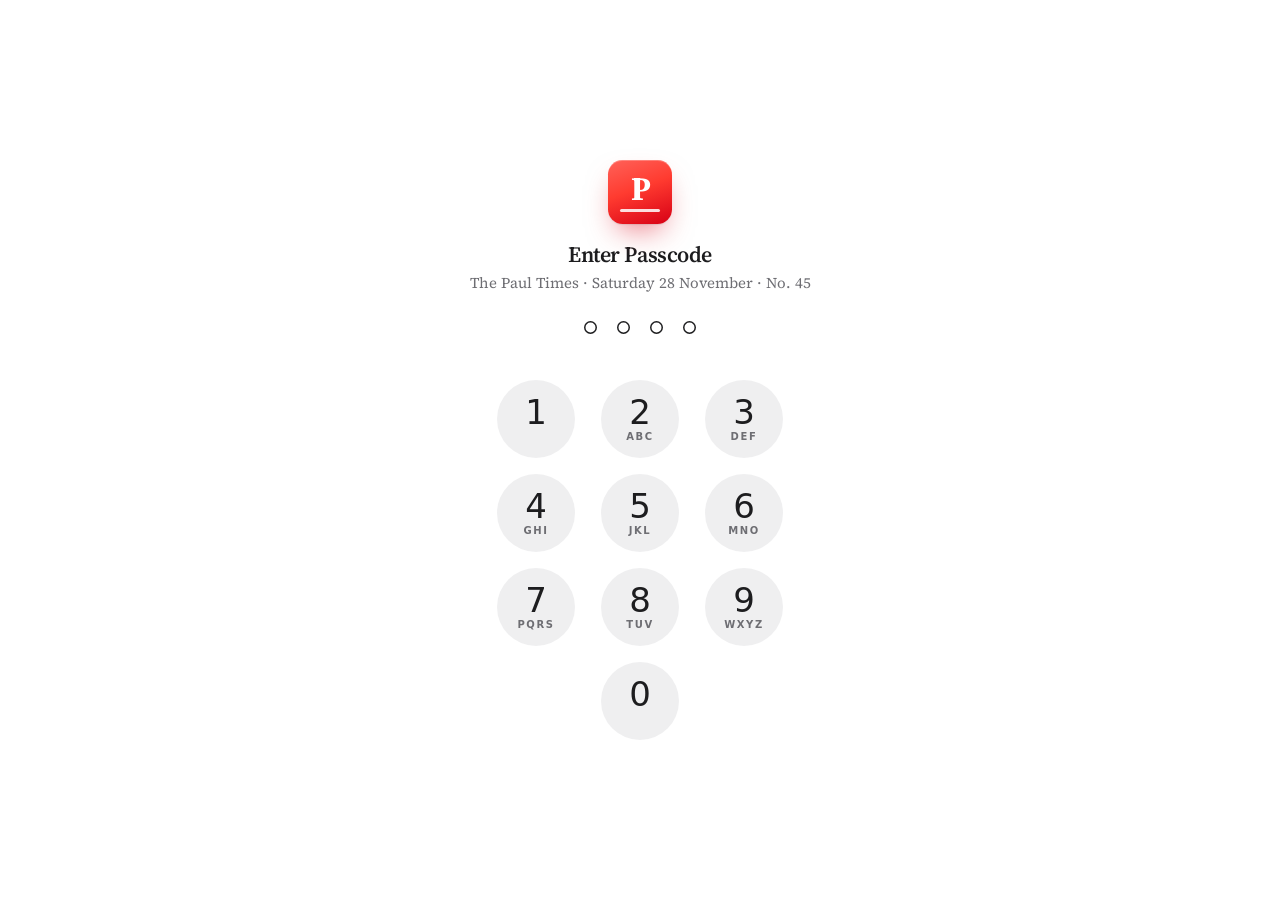
<file: docs/index.html>
<!doctype html>
<html lang="en"><head><meta charset="utf-8">
<meta name="viewport" content="width=device-width, initial-scale=1, maximum-scale=1, user-scalable=no, viewport-fit=cover">
<meta name="apple-mobile-web-app-capable" content="yes">
<meta name="mobile-web-app-capable" content="yes">
<meta name="apple-mobile-web-app-status-bar-style" content="black-translucent">
<meta name="apple-mobile-web-app-title" content="Paul Times">
<meta name="robots" content="noindex, nofollow">
<meta name="theme-color" content="#f2f2f7" media="(prefers-color-scheme: light)">
<meta name="theme-color" content="#000000" media="(prefers-color-scheme: dark)">
<link rel="apple-touch-icon" href="apple-touch-icon.png?v=3">
<link rel="manifest" href="manifest.webmanifest">
<title>The Paul Times</title>
<link rel="stylesheet" href="app.css?v=6">
<style>
body.home { overflow: hidden; }
body.home.scroll { overflow: auto; height: auto; min-height: 100%; }
.icon { width: 88px; height: 88px; border-radius: 22.5%; background: linear-gradient(160deg, #ff6259 0%, #ff3b30 45%, #d70015 100%);
  box-shadow: 0 1px 1px rgba(0,0,0,.08), 0 14px 30px -10px rgba(215,0,21,.55), inset 0 1px 0 rgba(255,255,255,.25); display: flex; align-items: center; justify-content: center;
  color: #fff; font-family: var(--font-s); font-weight: 800; font-size: 46px; letter-spacing: -.04em; line-height: 1; position: relative; overflow: hidden; }
.icon::after { content: ""; position: absolute; left: 18%; right: 18%; bottom: 20%; height: 3px; border-radius: 2px; background: rgba(255,255,255,.85); }
.icon span { transform: translateY(-4px); }

/* splash */
#splash { position: fixed; inset: 0; z-index: 20; background: var(--bg); display: flex; flex-direction: column; align-items: center; justify-content: center; gap: 18px;
  transition: opacity .5s var(--ease), transform .6s var(--ease); }
#splash .icon { animation: sp-icon .9s var(--spring) both; }
#splash .t { font-family: var(--font-s); font-weight: 800; font-size: 30px; letter-spacing: -.03em; animation: sp-up .8s var(--ease) .15s both; }
#splash .d { font-size: 15px; color: var(--ink2); font-weight: 500; animation: sp-up .8s var(--ease) .25s both; margin-top: -12px; }
#splash.out { opacity: 0; transform: scale(1.06); pointer-events: none; }
@keyframes sp-icon { from { opacity: 0; transform: scale(.6); filter: blur(10px); } }
@keyframes sp-up { from { opacity: 0; transform: translateY(10px); } }

/* passcode */
#lock { position: fixed; inset: 0; display: flex; flex-direction: column; align-items: center; justify-content: center; box-sizing: border-box;
  padding: calc(env(safe-area-inset-top, 0px) + 20px) 24px calc(env(safe-area-inset-bottom, 0px) + 20px); }
#lock[hidden], #lib[hidden] { display: none; }
#lock .icon { width: 64px; height: 64px; font-size: 33px; margin-bottom: 18px; }
#lock h1 { font-size: 22px; font-weight: 600; letter-spacing: -.02em; }
#lock .sub { color: var(--ink2); font-size: 15px; margin-top: 4px; text-align: center; }
#lock .dots { display: flex; gap: 20px; margin: 26px 0 8px; }
#lock .dots i { width: 13px; height: 13px; border-radius: 50%; box-shadow: inset 0 0 0 1.5px var(--ink); transition: background .15s; }
#lock .dots i.on { background: var(--ink); }
#lock .dots.shake { animation: shake .45s cubic-bezier(.36,.07,.19,.97); }
@keyframes shake { 10%, 90% { transform: translateX(-2px); } 20%, 80% { transform: translateX(5px); } 30%, 50%, 70% { transform: translateX(-10px); } 40%, 60% { transform: translateX(10px); } }
#lock .msg { min-height: 20px; font-size: 14px; color: var(--red); font-weight: 500; margin-bottom: 18px; }
#lock .keys { display: grid; grid-template-columns: repeat(3, 78px); gap: 16px 26px; }
#lock .keys button { width: 78px; height: 78px; border-radius: 50%; border: 0; background: var(--fill); color: var(--ink); font-family: var(--font-d); cursor: pointer;
  display: flex; flex-direction: column; align-items: center; justify-content: center; line-height: 1; transition: background .3s; -webkit-user-select: none; user-select: none; }
#lock .keys button:active { background: var(--ink3); transition: none; }
#lock .keys button b { font-size: 34px; font-weight: 400; }
#lock .keys button small { font-size: 10px; font-weight: 600; letter-spacing: .16em; margin-top: 3px; color: var(--ink2); }
#lock .keys button.ghost { background: none; font-size: 17px; font-family: var(--font); font-weight: 500; }
#lock .keys .sp { visibility: hidden; }
#lock .hide { position: absolute; opacity: 0; pointer-events: none; width: 1px; height: 1px; }

/* library: a newsstand of front pages */
#lib { max-width: 720px; margin: 0 auto; padding: 0 var(--gutr) calc(env(safe-area-inset-bottom, 0px) + 40px) var(--gut); box-sizing: border-box; font-family: var(--font); }
.nav { position: sticky; top: 0; z-index: 5; margin: 0 calc(-1 * var(--gutr)) 0 calc(-1 * var(--gut)); padding: calc(env(safe-area-inset-top, 0px) + 8px) var(--gutr) 8px var(--gut);
  display: flex; align-items: center; justify-content: space-between; min-height: 28px; background: transparent; transition: background .25s, border-color .25s; border-bottom: .5px solid transparent; }
.nav.solid { background: var(--bar); -webkit-backdrop-filter: saturate(1.8) blur(20px); backdrop-filter: saturate(1.8) blur(20px); border-bottom-color: var(--sep); }
.nav .st { position: absolute; left: 0; right: 0; text-align: center; font-family: var(--font-s); font-weight: 800; font-size: 17px; opacity: 0; transition: opacity .2s; pointer-events: none; top: 0; line-height: 44px; height: 44px; margin-top: env(safe-area-inset-top, 0px); }
.nav.solid .st { opacity: 1; }
.nav a, .nav button { font: inherit; font-size: 17px; color: var(--accent); text-decoration: none; background: none; border: 0; padding: 8px 0; position: relative; z-index: 1; display: inline-flex; align-items: center; gap: 4px; cursor: pointer; }
.nav a svg { width: 20px; height: 20px; }
.lt { font-family: var(--font-s); font-size: 40px; font-weight: 800; letter-spacing: -.02em; margin: 6px 0 0; border-bottom: 2px solid var(--rule); padding-bottom: 8px; }
.ltsub { font-family: var(--font-s); font-style: italic; color: var(--ink2); font-size: 16px; margin: 6px 0 16px; }
.search { display: flex; align-items: center; gap: 6px; background: var(--fill); border-radius: 11px; padding: 0 10px; height: 38px; margin-bottom: 24px; }
.search svg { width: 17px; height: 17px; color: var(--ink2); flex: none; }
.search input { flex: 1; min-width: 0; border: 0; background: transparent; font: inherit; font-size: 17px; color: var(--ink); outline: none; }
.search input::-webkit-search-cancel-button, .search input::-webkit-search-decoration { -webkit-appearance: none; display: none; }
.search input::placeholder { color: var(--ink2); }
.search .clr { display: none; width: 18px; height: 18px; border-radius: 50%; border: 0; background: var(--ink3); color: var(--bg); font-size: 11px; line-height: 18px; padding: 0; cursor: pointer; }
.search.has .clr { display: block; }
.eyebrow { font-size: 12px; font-weight: 700; letter-spacing: .05em; text-transform: uppercase; color: var(--accent); margin: 0 0 10px; }

/* today's paper: a miniature front page */
.cover { display: block; color: inherit; text-decoration: none; background: var(--bg); cursor: pointer; transition: transform .35s var(--spring), box-shadow .35s; }
.cover:active { transform: scale(.985); }
.feat { border-radius: 6px; box-shadow: 0 0 0 .5px var(--sep), 0 18px 40px -22px rgba(0,0,0,.45); padding: 16px 16px 18px; margin-bottom: 30px; }
.cover .mh { text-align: center; }
.cover .dl { display: flex; justify-content: space-between; font-size: 10px; font-weight: 600; letter-spacing: .07em; text-transform: uppercase; color: var(--ink2); border-bottom: .5px solid var(--sep); padding-bottom: 6px; margin-bottom: 8px; }
.cover .np { font-family: var(--font-s); font-weight: 900; font-size: 38px; line-height: 1; letter-spacing: -.025em; }
.cover .rl { border-top: 2px solid var(--rule); margin: 10px 0 12px; }
.cover .img { aspect-ratio: 16 / 10; background: var(--fill2); overflow: hidden; margin: 0 -16px 12px; position: relative; }
.cover .img img { position: absolute; inset: 0; width: 100%; height: 100%; object-fit: cover; display: block; animation: fadein .7s var(--ease) both; }
.cover .k { font-size: 11.5px; font-weight: 700; letter-spacing: .05em; text-transform: uppercase; color: var(--accent); }
.cover h2 { font-family: var(--font-s); font-size: 27px; font-weight: 800; letter-spacing: -.02em; line-height: 1.08; margin: 5px 0 8px; }
.cover p.dk { font-family: var(--font-s); color: var(--ink2); font-size: 16px; line-height: 1.45; }
.cover .go { display: flex; gap: 10px; margin-top: 16px; }
.btn { font: 600 15px var(--font); border: 0; border-radius: 999px; padding: 10px 18px; cursor: pointer; text-decoration: none; display: inline-flex; align-items: center; gap: 6px; }
.btn.fill { background: var(--ink); color: var(--bg); }
.btn.tint { background: var(--fill); color: var(--ink); }
.gh { font-family: var(--font-s); font-size: 24px; font-weight: 800; letter-spacing: -.015em; margin: 0 0 14px; border-bottom: 2px solid var(--rule); padding-bottom: 6px; }
.stand { display: grid; grid-template-columns: repeat(2, 1fr); gap: 22px 14px; margin-bottom: 32px; }
@media (min-width: 640px) { .stand { grid-template-columns: repeat(3, 1fr); } }
.mini { border-radius: 4px; box-shadow: 0 0 0 .5px var(--sep), 0 12px 26px -18px rgba(0,0,0,.5); padding: 9px 9px 11px; display: flex; flex-direction: column; }
.mini .dl { font-size: 7.5px; padding-bottom: 4px; margin-bottom: 5px; }
.mini .np { font-size: 17px; }
.mini .rl { border-top-width: 1.5px; margin: 6px 0 7px; }
.mini .img { aspect-ratio: 4 / 3; margin: 0 -9px 8px; }
.mini h2 { font-size: 14.5px; line-height: 1.16; margin: 2px 0 0; display: -webkit-box; -webkit-line-clamp: 4; -webkit-box-orient: vertical; overflow: hidden; }
.mini .k { font-size: 9px; }
.minicap { font-size: 12.5px; color: var(--ink2); margin-top: 8px; display: flex; justify-content: space-between; align-items: center; gap: 6px; }
.minicap b { color: var(--ink); font-weight: 600; }
.minicap .ed { color: var(--accent); font-size: 10.5px; font-weight: 700; letter-spacing: .04em; text-transform: uppercase; }
.minicap button { font: inherit; font-size: 13px; color: var(--accent); background: none; border: 0; padding: 2px 0; cursor: pointer; font-weight: 600; }
.res { border-top: 2px solid var(--rule); }
.hit { display: block; padding: 13px 0; border-bottom: .5px solid var(--sep); color: inherit; text-decoration: none; }
.hit .m { font-size: 11.5px; font-weight: 700; letter-spacing: .05em; text-transform: uppercase; color: var(--accent); }
.hit .m span { color: var(--ink2); font-weight: 600; }
.hit .h { font-family: var(--font-s); font-size: 19px; font-weight: 700; line-height: 1.22; margin-top: 3px; }
.hit .h mark { background: color-mix(in srgb, var(--accent) 20%, transparent); color: inherit; border-radius: 3px; padding: 0 1px; }
.hit:active .h { color: var(--accent); }
.empty { text-align: center; color: var(--ink2); padding: 40px 10px; font-size: 15px; }
.foot { text-align: center; color: var(--ink3); font-size: 12.5px; margin-top: 8px; }
@keyframes fadein { from { opacity: 0; } }

/* issue sheet */
#sheet { position: fixed; inset: 0; z-index: 30; background: rgba(0,0,0,0); transition: background .35s var(--ease); }
#sheet.on { background: rgba(0,0,0,.4); }
#sheet .sh { position: absolute; left: 0; right: 0; bottom: 0; top: calc(env(safe-area-inset-top, 0px) + 12px); background: var(--bg); border-radius: 14px 14px 0 0; overflow-y: auto;
  -webkit-overflow-scrolling: touch; overscroll-behavior: contain; transform: translateY(100%); transition: transform .5s var(--ease); max-width: 680px; margin: 0 auto;
  padding-bottom: calc(env(safe-area-inset-bottom, 0px) + 30px); box-shadow: 0 -10px 40px -10px rgba(0,0,0,.4); }
#sheet.on .sh { transform: none; }
#sheet .gr { position: sticky; top: 0; z-index: 2; height: 52px; display: flex; align-items: center; justify-content: space-between; padding: 0 14px 0 18px;
  background: var(--bar); -webkit-backdrop-filter: saturate(1.8) blur(20px); backdrop-filter: saturate(1.8) blur(20px); border-bottom: .5px solid var(--sep); font-weight: 600; font-size: 17px; }
#sheet .gr::before { content: ""; position: absolute; top: 6px; left: 50%; width: 36px; height: 5px; margin-left: -18px; border-radius: 3px; background: var(--ink3); }
#sheet .x { width: 30px; height: 30px; border-radius: 50%; border: 0; background: var(--fill); color: var(--ink2); font-size: 18px; cursor: pointer; display: inline-flex; align-items: center; justify-content: center; }
#sheet .in { padding: 16px var(--gutr) 0 var(--gut); }
#sheet .hero { aspect-ratio: 16 / 10; overflow: hidden; background: var(--fill2); margin: -16px calc(-1 * var(--gutr)) 16px calc(-1 * var(--gut)); }
#sheet .hero img { width: 100%; height: 100%; object-fit: cover; display: block; }
#sheet .k { font-family: var(--font); color: var(--accent); font-size: 11.5px; font-weight: 700; letter-spacing: .05em; text-transform: uppercase; }
#sheet h2 { font-family: var(--font-s); font-size: 30px; font-weight: 800; letter-spacing: -.02em; line-height: 1.08; margin: 4px 0 8px; }
#sheet .dek { font-family: var(--font-s); color: var(--ink2); font-size: 17px; line-height: 1.45; }
#sheet .go { margin: 16px 0 24px; }
#sheet .go .btn { width: 100%; justify-content: center; padding: 14px; font-size: 17px; border-radius: 14px; box-sizing: border-box; }
#sheet .gr span { font-family: var(--font-s); font-weight: 800; }
#sheet h3 { font-family: var(--font); font-size: 12px; font-weight: 700; letter-spacing: .05em; text-transform: uppercase; color: var(--accent); margin: 0 0 8px; }
#sheet .card { background: var(--bg2); border-radius: 16px; padding: 14px 16px; margin-bottom: 26px; }
#sheet .five { background: none; padding: 0; border-top: 2px solid var(--rule); border-radius: 0; }
#sheet .five p { position: relative; padding: 10px 0 10px 32px; font-family: var(--font-s); font-size: 16.5px; line-height: 1.38; border-bottom: .5px solid var(--sep); }

#sheet .five b { position: absolute; left: 0; top: 8px; font-family: var(--font-s); font-size: 22px; font-weight: 800; color: var(--accent); line-height: 1; }
#sheet .nod { display: block; }
#sheet .nod .lb { display: block; color: var(--accent); letter-spacing: .05em; text-transform: uppercase; font-size: 12px !important; font-weight: 700 !important; font-size: 13px; font-weight: 600; margin-bottom: 6px; }
#sheet .nod .big { display: block; font-family: var(--font-d); font-weight: 700; font-size: 56px; color: var(--ink); letter-spacing: -.03em; line-height: 1; margin-bottom: 8px; }
#sheet .nod p { font-size: 14.5px; color: var(--ink2); line-height: 1.38; }
.secs { border-top: 2px solid var(--rule); margin-bottom: 18px; }
.sec { border-bottom: .5px solid var(--sep); }
.sec > button { all: unset; box-sizing: border-box; width: 100%; display: flex; align-items: baseline; gap: 14px; padding: 12px 0; cursor: pointer; }
.sec .ic { font-family: var(--font-s); font-weight: 800; font-size: 20px; min-width: 26px; }
.sec .tt { flex: 1; font-family: var(--font-s); font-size: 21px; font-weight: 700; letter-spacing: -.012em; }
.sec .ct { color: var(--ink2); font-size: 14px; }
.sec .ch { color: var(--ink3); font-size: 18px; transition: transform .3s var(--ease); display: inline-block; }
.sec.open .ch { transform: rotate(90deg); }
.sec ul { list-style: none; margin: 0; padding: 0 0 8px 40px; display: none; }
.sec.open ul { display: block; }
.sec li { padding: 8px 0; font-family: var(--font-s); font-size: 16px; line-height: 1.32; border-top: .5px solid var(--sep2); cursor: pointer; display: flex; justify-content: space-between; gap: 10px; }
.sec li::after { content: "›"; color: var(--ink3); font-family: var(--font); }
.sec li:active { color: var(--accent); }
@media (min-width: 700px) { .feat .img { aspect-ratio: 2 / 1; } }
</style></head>
<body class="home">
<div id="splash" aria-hidden="true"><div class="icon"><span>P</span></div><div class="t">The Paul Times</div><div class="d" id="sd"></div></div>

<div id="lock" hidden>
  <div class="icon"><span>P</span></div>
  <h1 id="lkh">Enter Passcode</h1>
  <div class="sub" id="lks">The Paul Times</div>
  <div class="dots" id="dots"><i></i><i></i><i></i><i></i></div>
  <div class="msg" id="lkm" aria-live="polite"></div>
  <div class="keys" id="keys"></div>
  <input class="hide" id="hk" inputmode="numeric" autocomplete="off" aria-label="Passcode">
</div>

<div id="lib" hidden>
  <div class="nav" id="nav"><span></span><div class="st">Library</div><a href="./" id="today"><span>Today's paper</span></a></div>
  <h1 class="lt">Library</h1>
  <div class="ltsub" id="lsub"></div>
  <label class="search" id="sbox"><svg viewBox="0 0 24 24" fill="none" stroke="currentColor" stroke-width="2.4" stroke-linecap="round"><circle cx="10.5" cy="10.5" r="6.5"/><path d="M20 20l-4.6-4.6"/></svg>
    <input id="q" type="search" placeholder="Search every headline" autocomplete="off" enterkeyhint="search"><button class="clr" id="qc" aria-label="Clear">✕</button></label>
  <div id="libv"></div>
</div>

<script>
(async function () {
  const $ = id => document.getElementById(id);
  const qs = new URLSearchParams(location.search);
  const b64 = s => Uint8Array.from(atob(s), c => c.charCodeAt(0));
  const store = { get(k) { try { return localStorage.getItem(k); } catch (e) { return null; } }, set(k, v) { try { localStorage.setItem(k, v); } catch (e) {} }, del(k) { try { localStorage.removeItem(k); } catch (e) {} } };
  const FR = (() => { try { return (JSON.parse(store.get('tpt-settings')) || {}).lang === 'fr'; } catch (e) { return false; } })();
  const L = (en, fr) => FR ? fr : en;
  const st = (() => { try { return JSON.parse(store.get('tpt-settings')) || {}; } catch (e) { return {}; } })();
  if (st.theme === 'light' || st.theme === 'dark') document.documentElement.setAttribute('data-theme', st.theme);
  const esc = x => String(x == null ? '' : x).replace(/[&<>"]/g, c => ({ '&': '&amp;', '<': '&lt;', '>': '&gt;', '"': '&quot;' }[c]));
  const get = async p => { const r = await fetch(p + (p.includes('?') ? '&' : '?') + 't=' + Date.now(), { cache: 'no-store' }); if (!r.ok) throw new Error(p + ' ' + r.status); return r.json(); };
  const loc = FR ? 'fr-FR' : 'en-GB';
  const fmt = (i, o) => new Date(i.date + 'T12:00:00').toLocaleDateString(loc, o || { weekday: 'short', day: 'numeric', month: 'short' });
  // The app opens on the Library; an issue opens only from ./?d=<id> (Library, links, the in-issue Library button goes back here).
  const t0 = Date.now(), wantLib = qs.has('archive') || !qs.has('d');
  const minSplash = matchMedia('(prefers-reduced-motion: reduce)').matches ? 0 : (qs.has('archive') ? 450 : wantLib ? 900 : 700);
  const splashReady = () => new Promise(r => setTimeout(r, Math.max(0, minSplash - (Date.now() - t0))));
  const splashOut = () => { const e = $('splash'); if (!e) return; e.classList.add('out'); setTimeout(() => e.remove(), 600); };
  $('sd').textContent = new Date().toLocaleDateString(loc, { weekday: 'long', day: 'numeric', month: 'long' });

  let list = [], cfg;
  try { [list, cfg] = await Promise.all([get('issues.json'), get('crypto.json')]); }
  catch (e) { await splashReady(); $('sd').textContent = L('Could not load the paper. Check your connection.', 'Impossible de charger le journal. Vérifie ta connexion.'); return; }

  const KEYNAME = 'tpt-key-' + cfg.salt;
  async function deriveKey(pw) {
    const base = await crypto.subtle.importKey('raw', new TextEncoder().encode(pw), 'PBKDF2', false, ['deriveKey']);
    return crypto.subtle.deriveKey({ name: 'PBKDF2', salt: b64(cfg.salt), iterations: cfg.iterations, hash: 'SHA-256' }, base, { name: 'AES-GCM', length: 256 }, true, ['decrypt']);
  }
  async function savedKey() { const raw = store.get(KEYNAME); return raw ? crypto.subtle.importKey('raw', b64(raw), { name: 'AES-GCM' }, true, ['decrypt']) : null; }
  const dec = async (key, o) => new TextDecoder().decode(await crypto.subtle.decrypt({ name: 'AES-GCM', iv: b64(o.iv) }, key, b64(o.ct)));
  async function openIssue(key, issue) { return dec(key, await get('issues/' + issue.id + '.enc')); }

  function show(html) {
    // Every issue gets the current design layer and the tap-for-more sheet, even ones built before they existed.
    const inject = (h, tag, where) => (new RegExp('</' + where + '>', 'i')).test(h) ? h.replace(new RegExp('</' + where + '>(?![\\s\\S]*</' + where + '>)', 'i'), tag + '</' + where + '>') : h + tag;
    if (!html.includes('screen-overlay.js')) html = inject(html, '<script src="screen-overlay.js?v=5"><\/script>', 'body');
    if (!html.includes('app.css')) { html = inject(html, '<link rel="stylesheet" href="app.css?v=6">', 'head'); html = inject(html, '<script src="app.js?v=6"><\/script>', 'body'); }
    html = inject(html, '<style>@keyframes tpt-in{from{opacity:0;transform:scale(.985)}}body{animation:tpt-in .55s cubic-bezier(.22,1,.36,1) both}</style>', 'head');
    splashReady().then(() => { const s = $('splash'); if (s) s.classList.add('out'); setTimeout(() => { document.open(); document.write(html); document.close(); }, s ? 280 : 0); });
  }

  // ---------------- passcode ----------------
  function lock(next, message) {
    splashReady().then(splashOut);
    const box = $('lock'); box.hidden = false; $('lib').hidden = true;
    const latest = list[0];
    $('lkh').textContent = L('Enter Passcode', 'Code d\'accès');
    $('lks').textContent = latest ? 'The Paul Times · ' + fmt(latest, { weekday: 'long', day: 'numeric', month: 'long' }) + (latest.no ? ' · No. ' + latest.no : '') : 'The Paul Times';
    const letters = ['', 'ABC', 'DEF', 'GHI', 'JKL', 'MNO', 'PQRS', 'TUV', 'WXYZ'];
    $('keys').innerHTML = [1, 2, 3, 4, 5, 6, 7, 8, 9].map(n => `<button data-n="${n}"><b>${n}</b><small>${letters[n - 1] || '&nbsp;'}</small></button>`).join('')
      + `<button class="sp" tabindex="-1"></button><button data-n="0"><b>0</b><small>&nbsp;</small></button><button class="ghost" data-del>${L('Delete', 'Effacer')}</button>`;
    const dots = $('dots'), msg = $('lkm'); let code = '', busy = false;
    msg.textContent = message || '';
    const paint = () => { [...dots.children].forEach((d, i) => d.classList.toggle('on', i < code.length)); $('keys').querySelector('[data-del]').textContent = code ? L('Delete', 'Effacer') : ''; };
    async function tryCode() {
      busy = true; msg.textContent = '';
      try {
        const key = await deriveKey(code);
        const html = latest ? await openIssue(key, wantLib ? latest : (list.find(i => i.id === qs.get('d')) || latest)) : '';
        const raw = new Uint8Array(await crypto.subtle.exportKey('raw', key));
        store.set(KEYNAME, btoa(String.fromCharCode(...raw)));
        try { navigator.vibrate && navigator.vibrate(8); } catch (e) {}
        next(key, html);
      } catch (e) {
        dots.classList.remove('shake'); void dots.offsetWidth; dots.classList.add('shake');
        try { navigator.vibrate && navigator.vibrate([30, 40, 30]); } catch (e) {}
        msg.textContent = L('Wrong passcode', 'Code incorrect'); code = ''; paint();
      } finally { busy = false; }
    }
    const press = n => { if (busy) return; if (n === 'del') code = code.slice(0, -1); else if (code.length < 4) code += n; paint(); if (code.length === 4) setTimeout(tryCode, 120); };
    $('keys').onclick = e => { const b = e.target.closest('button'); if (!b) return; if (b.dataset.del !== undefined) press('del'); else if (b.dataset.n) press(b.dataset.n); };
    document.onkeydown = e => { if ($('lock').hidden) return; if (/^\d$/.test(e.key)) press(e.key); else if (e.key === 'Backspace') press('del'); };
    paint();
  }

  // ---------------- library ----------------
  const ACC = { front: '--a-front', world: '--a-world', france: '--a-france', local: '--a-local', markets: '--a-markets', crypto: '--a-crypto', tech: '--a-tech', craft: '--a-craft', sport: '--a-sport', screen: '--a-screen', week: '--a-week', sunday: '--a-week', back: '--a-back' };
  const PH = 'tpt-libph-';
  async function photoUrl(p) {
    if (!p) return null;
    if (p.src) return p.src;
    const spec = p.wiki || '', ck = PH + spec; const c = store.get(ck); if (c) return c;
    try {
      if (p.file) return null;
      const [lang, title] = spec.split('|');
      const d = await (await fetch('https://' + lang + '.wikipedia.org/w/api.php?action=query&format=json&origin=*&prop=pageimages&piprop=thumbnail&pithumbsize=800&redirects=1&titles=' + encodeURIComponent(title))).json();
      const pg = Object.values((d.query && d.query.pages) || {})[0]; const u = pg && pg.thumbnail && pg.thumbnail.source;
      if (u) store.set(ck, u); return u || null;
    } catch (e) { return null; }
  }
  function putImg(box, url) { if (!url || !box) return; const img = new Image(); img.referrerPolicy = 'no-referrer'; img.alt = ''; img.onload = () => { if (box.querySelector('.badge')) box.prepend(img); else { box.textContent = ''; box.appendChild(img); } }; img.src = url; }
  const head = i => (i.toc && i.toc.lead) || i.title || L('Issue', 'Numéro');
  const edLabel = i => i.edition === 'weekly' ? L('Weekly', 'Hebdo') : (new Date(i.date + 'T12:00').getDay() === 0 ? L('Sunday', 'Dimanche') : '');

  async function library(key) {
    splashReady().then(splashOut);
    document.body.classList.add('scroll');
    $('lock').hidden = true; const lib = $('lib'); lib.hidden = false;
    $('today').querySelector('span').textContent = L('Today\'s paper', 'Le journal du jour'); if (list[0]) $('today').href = url(list[0]);
    lib.querySelector('.lt').textContent = L('Library', 'Bibliothèque'); lib.querySelector('.nav .st').textContent = L('Library', 'Bibliothèque');
    $('q').placeholder = L('Search every headline', 'Chercher dans tous les titres');
    // decrypt every issue's contents (small, cached for the session)
    await Promise.all(list.map(async i => { if (i.toc && i.toc.ct && key) { try { i.toc = JSON.parse(await dec(key, i.toc)); } catch (e) { i.toc = null; } } else if (i.toc && i.toc.ct) i.toc = null; }));
    const n = list.length;
    $('lsub').textContent = n + ' ' + (n === 1 ? L('issue', 'numéro') : L('issues', 'numéros')) + (n ? ' · ' + L('since', 'depuis') + ' ' + fmt(list[n - 1], { day: 'numeric', month: 'long', year: 'numeric' }) : '');
    const nav = $('nav'); addEventListener('scroll', () => nav.classList.toggle('solid', scrollY > 44), { passive: true });
    render('');
    const q = $('q'), sb = $('sbox'); let qt = 0;
    q.oninput = () => { sb.classList.toggle('has', !!q.value); clearTimeout(qt); qt = setTimeout(() => render(q.value.trim()), 120); };
    $('qc').onclick = e => { e.preventDefault(); q.value = ''; sb.classList.remove('has'); render(''); q.focus(); };
    if (qs.get('i')) { const it = list.find(x => x.id === qs.get('i')); if (it) openSheet(it); }
  }
  const url = (i, s) => './?d=' + encodeURIComponent(i.id) + (s ? '&s=' + encodeURIComponent(s) : '');
  const coverHtml = (i, idx, big) => {
    const t = i.toc || {}, no = i.no || t.no;
    const d1 = fmt(i, { weekday: big ? 'long' : 'short', day: 'numeric', month: big ? 'long' : 'short' });
    return `<div class="mh"><div class="dl"><span>${esc(edLabel(i) || L('Daily', 'Quotidien'))}${no ? ' · No. ' + esc(no) : ''}</span><span>${esc(d1)}</span></div>
      <div class="np">The Paul Times</div><div class="rl"></div></div>
      ${t.photo ? `<div class="img" data-ph="${idx}"></div>` : ''}
      ${t.kicker ? `<div class="k">${esc(t.kicker.replace(/^Breaking\s*·\s*/i, ''))}</div>` : ''}<h2>${esc(head(i))}</h2>`;
  };
  function rowHtml(i, idx) {
    const t = i.toc || {}, e = edLabel(i);
    return `<div><a class="cover mini row" href="${url(i)}" data-i="${idx}">${coverHtml(i, idx, false)}</a>
      <div class="minicap"><span><b>${esc(fmt(i, { weekday: 'short', day: 'numeric', month: 'short' }))}</b>${e ? ` <span class="ed">${esc(e)}</span>` : ''}</span><button data-sheet="${idx}">${L('Contents', 'Sommaire')}</button></div></div>`;
  }
  function render(q) {
    const v = $('libv');
    if (!list.length) { v.innerHTML = `<p class="empty">${L('No issues yet. The first one arrives at 07:00.', 'Pas encore de numéro. Le premier arrive à 7 h.')}</p>`; return; }
    if (q) return renderSearch(q);
    const [top, ...rest] = list, t = top.toc || {};
    let h = `<p class="eyebrow">${L("Today's paper", 'Le journal du jour')}</p><a class="cover feat" href="${url(top)}" data-i="0">${coverHtml(top, 0, true)}
      ${t.dek ? `<p class="dk">${esc(t.dek)}</p>` : ''}
      <div class="go"><span class="btn fill">${L('Read', 'Lire')}</span><button class="btn tint" data-sheet="0">${L('In this issue', 'Au sommaire')}</button></div></a>`;
    const groups = {};
    rest.forEach((i, k) => { const g = new Date(i.date + 'T12:00').toLocaleDateString(loc, { month: 'long', year: 'numeric' }); (groups[g] = groups[g] || []).push([i, k + 1]); });
    for (const g in groups) h += `<h2 class="gh">${esc(g.charAt(0).toUpperCase() + g.slice(1))}</h2><div class="stand">${groups[g].map(([i, k]) => rowHtml(i, k)).join('')}</div>`;
    h += `<p class="foot">${L('Tap a front page to read it, or Contents to see every headline inside.', 'Touche une une pour la lire, ou Sommaire pour voir tous les titres.')}</p>`;
    v.innerHTML = h;
    v.querySelectorAll('[data-ph]').forEach(b => { const k = +b.dataset.ph; const t2 = list[k].toc; if (t2 && t2.photo) photoUrl(t2.photo).then(u => putImg(b, u)); });
    bindRows(v);
  }
  function bindRows(v) {
    v.querySelectorAll('[data-sheet]').forEach(b => b.onclick = e => { e.preventDefault(); e.stopPropagation(); openSheet(list[+b.dataset.sheet]); });
    v.querySelectorAll('.row').forEach(r => { let t = 0; r.addEventListener('touchstart', () => { t = setTimeout(() => { t = -1; openSheet(list[+r.dataset.i]); }, 450); }, { passive: true });
      r.addEventListener('touchend', e => { if (t === -1) e.preventDefault(); clearTimeout(t); }); r.addEventListener('touchmove', () => clearTimeout(t), { passive: true }); r.addEventListener('contextmenu', e => e.preventDefault()); });
  }
  function renderSearch(q) {
    const v = $('libv'), words = q.toLowerCase().split(/\s+/).filter(Boolean), hits = [];
    const match = s => { const l = (s || '').toLowerCase(); return words.every(w => l.includes(w)); };
    const mark = s => { let out = esc(s); words.forEach(w => { const re = new RegExp('(' + w.replace(/[.*+?^${}()|[\]\\]/g, '\\$&') + ')', 'ig'); out = out.replace(re, '<mark>$1</mark>'); }); return out; };
    list.forEach((i, k) => {
      const t = i.toc || {};
      if (match(head(i)) || match(t.dek)) hits.push({ i, k, s: 'front', title: L('Front page', 'À la une'), h: head(i) });
      (t.sections || []).forEach(sec => sec.heads.forEach(h => { if (match(h)) hits.push({ i, k, s: sec.key, title: sec.title, acc: sec.accent, h }); }));
    });
    if (!hits.length) { v.innerHTML = `<p class="empty">${L('No headline matches', 'Aucun titre ne correspond à')} “${esc(q)}”.</p>`; return; }
    v.innerHTML = `<h2 class="gh">${hits.length} ${hits.length === 1 ? L('result', 'résultat') : L('results', 'résultats')}</h2><div class="res">` + hits.slice(0, 120).map(x =>
      `<a class="hit" href="${url(x.i, x.s === 'front' ? '' : x.s)}" style="--accent:var(${esc(x.acc || ACC[x.s] || '--a-front')})"><div class="m">${esc(x.title)} <span>· ${esc(fmt(x.i))}${(x.i.no || (x.i.toc && x.i.toc.no)) ? ' · No. ' + esc(x.i.no || x.i.toc.no) : ''}</span></div><div class="h">${mark(x.h)}</div></a>`).join('') + '</div>';
  }
  function openSheet(i) {
    if (!i) return;
    const t = i.toc || {}, el = document.createElement('div'); el.id = 'sheet';
    const secs = (t.sections || []).map((s, k) => `<div class="sec"><button data-k="${k}"><span class="ic" style="color:var(${esc(s.accent || ACC[s.key] || '--a-back')})">${k + 2}</span><span class="tt">${esc(s.title)}</span><span class="ct">${s.heads.length || ''}</span><span class="ch">›</span></button>
      <ul>${s.heads.map(h => `<li data-s="${esc(s.key)}">${esc(h)}</li>`).join('')}</ul></div>`).join('');
    el.innerHTML = `<div class="sh" role="dialog" aria-modal="true"><div class="gr"><span>${esc(fmt(i, { weekday: 'long', day: 'numeric', month: 'long' }))}</span><button class="x" aria-label="${L('Close', 'Fermer')}">✕</button></div><div class="in">
      ${t.photo ? '<div class="hero" id="shero"></div>' : ''}
      <div class="k">${(i.no || t.no) ? 'No. ' + esc(i.no || t.no) + ' · ' : ''}${esc(edLabel(i) || L('Daily', 'Quotidien'))}${t.kicker ? ' · ' + esc(t.kicker.replace(/^Breaking\s*·\s*/i, '')) : ''}</div>
      <h2>${esc(head(i))}</h2>${t.dek ? `<p class="dek">${esc(t.dek)}</p>` : ''}
      <div class="go"><a class="btn fill" href="${url(i)}">${L('Read this issue', 'Lire ce numéro')}</a></div>
      ${t.five && t.five.length ? `<h3>${L('The day in five lines', 'La journée en cinq lignes')}</h3><div class="card five">${t.five.map(p => `<p>${esc(p).replace(/^(\d)\s*/, '<b>$1</b>')}</p>`).join('')}</div>` : ''}
      ${t.number && t.number.big ? `<div class="card nod"><span class="lb">${L('Number of the day', 'Le chiffre du jour')}</span><span class="big">${esc(t.number.big)}</span><p>${esc(t.number.text)}</p></div>` : ''}
      ${secs ? `<h3>${L('In this issue', 'Au sommaire')}</h3><div class="secs">${secs}</div>` : `<p class="empty">${L('Contents are not available for this issue.', 'Sommaire indisponible pour ce numéro.')}</p>`}
    </div></div>`;
    document.body.appendChild(el);
    requestAnimationFrame(() => requestAnimationFrame(() => el.classList.add('on')));
    const close = () => { el.classList.remove('on'); setTimeout(() => el.remove(), 450); };
    el.querySelector('.x').onclick = close; el.addEventListener('click', e => { if (e.target === el) close(); });
    el.querySelectorAll('.sec > button').forEach(b => b.onclick = () => b.parentElement.classList.toggle('open'));
    el.querySelectorAll('.sec li').forEach(li => li.onclick = () => { location.href = url(i, li.dataset.s); });
    if (t.photo) photoUrl(t.photo).then(u => putImg($('shero'), u));
    const sh = el.querySelector('.sh'); let y0 = null, dy = 0;
    sh.addEventListener('touchstart', e => { y0 = sh.scrollTop <= 0 ? e.touches[0].clientY : null; dy = 0; }, { passive: true });
    sh.addEventListener('touchmove', e => { if (y0 == null) return; dy = e.touches[0].clientY - y0; if (dy > 0) { sh.style.transition = 'none'; sh.style.transform = 'translateY(' + dy + 'px)'; } }, { passive: true });
    sh.addEventListener('touchend', () => { if (y0 == null) return; sh.style.transition = ''; sh.style.transform = ''; if (dy > 110) close(); y0 = null; });
  }

  // ---------------- route ----------------
  let key = null;
  try { key = await savedKey(); } catch (e) { store.del(KEYNAME); }
  if (wantLib) {
    if (key) return library(key);
    return lock(k => library(k));
  }
  if (!list.length) { await splashReady(); $('sd').textContent = L('No issue yet. The first one arrives at 07:00.', 'Pas encore de numéro. Le premier arrive à 7 h.'); return; }
  const issue = list.find(i => i.id === qs.get('d')) || list[0];
  $('sd').textContent = fmt(issue, { weekday: 'long', day: 'numeric', month: 'long' }) + (issue.no ? ' · No. ' + issue.no : '');
  if (key) { try { return show(await openIssue(key, issue)); } catch (e) { store.del(KEYNAME); } }
  lock((k, html) => show(html));
})();
</script>
</body></html>
</file>
<file: docs/app.css>
/* The Paul Times · design system v2 (20 Oct 2026)
   An Apple-made newspaper: white paper, New York serif headlines, SF for labels and controls,
   hairline rules between stories, full-bleed photography, section colour used sparingly.
   One shared stylesheet for every issue and for the lock screen / Library (index.html). */

@font-face { font-family: "TPT Serif"; src: url("fonts/SourceSerif.ttf") format("truetype"); font-weight: 200 900; font-display: swap; }

/* ---------------------------------------------------------------- tokens */
:root {
  --font: -apple-system, BlinkMacSystemFont, "SF Pro Text", "SF Pro", "Inter", "Helvetica Neue", system-ui, sans-serif;
  --font-d: -apple-system, BlinkMacSystemFont, "SF Pro Display", "SF Pro", "Inter Display", "Inter", "Helvetica Neue", system-ui, sans-serif;
  --font-r: ui-rounded, "SF Pro Rounded", -apple-system, BlinkMacSystemFont, "Inter", system-ui, sans-serif;
  --font-s: ui-serif, "New York", "TPT Serif", "Iowan Old Style", Georgia, serif;
  --font-m: ui-monospace, "SF Mono", Menlo, monospace;
  --display: var(--font-s); --body: var(--font-s);

  --bg: #ffffff;            /* the paper */
  --bg2: #f5f5f7;           /* panels (feature boxes, widgets) */
  --bg3: #ebebf0;
  --fill: rgba(120,120,128,.12);
  --fill2: rgba(120,120,128,.07);
  --ink: #1d1d1f;
  --ink2: #6e6e73;
  --ink3: #a1a1a6;
  --sep: rgba(0,0,0,.13);
  --sep2: rgba(0,0,0,.07);
  --rule: #1d1d1f;
  --bar: rgba(255,255,255,.8);
  --shadow2: 0 14px 34px -16px rgba(0,0,0,.35);
  --up: #1d8a3a; --down: #d70015; --green: #34c759; --red: #ff3b30;
  --r1: 10px; --r2: 16px; --r3: 22px;
  --gut: max(20px, env(safe-area-inset-left, 0px));
  --gutr: max(20px, env(safe-area-inset-right, 0px));
  --ease: cubic-bezier(.22, 1, .36, 1);
  --spring: cubic-bezier(.34, 1.36, .64, 1);

  --a-front: #e5002b; --a-world: #e5002b; --a-france: #0060df; --a-local: #00869a; --a-markets: #1d8a3a;
  --a-crypto: #d36b00; --a-tech: #5e5ce6; --a-craft: #e04f12; --a-sport: #00875a; --a-screen: #d6266b;
  --a-week: #8e44ad; --a-back: #6e6e73;
  --accent: var(--a-front);
  --muted: var(--ink2); --card: var(--bg2); --plate: #fff;
}
@media (prefers-color-scheme: dark) { :root:not([data-theme="light"]) {
  --bg: #000000; --bg2: #1c1c1e; --bg3: #2c2c2e; --fill: rgba(118,118,128,.24); --fill2: rgba(118,118,128,.14);
  --ink: #f5f5f7; --ink2: #a1a1a6; --ink3: #6e6e73; --sep: rgba(255,255,255,.16); --sep2: rgba(255,255,255,.08); --rule: #f5f5f7;
  --bar: rgba(10,10,10,.78); --shadow2: 0 14px 40px -12px rgba(0,0,0,.9);
  --up: #30d158; --down: #ff6961; --green: #30d158; --red: #ff453a;
  --a-front: #ff453a; --a-world: #ff453a; --a-france: #409cff; --a-local: #40c8e0; --a-markets: #30d158; --a-crypto: #ff9f0a;
  --a-tech: #8e8cff; --a-craft: #ff7a45; --a-sport: #31d68f; --a-screen: #ff4f86; --a-week: #c77dff; --a-back: #a1a1a6;
  --plate: #f5f5f7; color-scheme: dark; } }
:root[data-theme="dark"] {
  --bg: #000000; --bg2: #1c1c1e; --bg3: #2c2c2e; --fill: rgba(118,118,128,.24); --fill2: rgba(118,118,128,.14);
  --ink: #f5f5f7; --ink2: #a1a1a6; --ink3: #6e6e73; --sep: rgba(255,255,255,.16); --sep2: rgba(255,255,255,.08); --rule: #f5f5f7;
  --bar: rgba(10,10,10,.78); --shadow2: 0 14px 40px -12px rgba(0,0,0,.9);
  --up: #30d158; --down: #ff6961; --green: #30d158; --red: #ff453a;
  --a-front: #ff453a; --a-world: #ff453a; --a-france: #409cff; --a-local: #40c8e0; --a-markets: #30d158; --a-crypto: #ff9f0a;
  --a-tech: #8e8cff; --a-craft: #ff7a45; --a-sport: #31d68f; --a-screen: #ff4f86; --a-week: #c77dff; --a-back: #a1a1a6;
  --plate: #f5f5f7; color-scheme: dark; }

/* ---------------------------------------------------------------- base */
html, body { height: 100%; }
html { -webkit-font-smoothing: antialiased; -moz-osx-font-smoothing: grayscale; text-rendering: optimizeLegibility; font-kerning: normal; }
html, body, button, input, a, #reader, #bar, #pf { touch-action: manipulation; }
body { margin: 0; background: var(--bg); color: var(--ink); font-family: var(--font-s); font-size: 18px; line-height: 1.55;
  overflow: hidden; -webkit-text-size-adjust: 100%; -webkit-tap-highlight-color: transparent; }
#src { display: none; }
button { font-family: var(--font); }
a { color: var(--accent); }
p { margin: 0; text-wrap: pretty; hyphens: auto; }
h1, h2, h3, h4, h5 { margin: 0; font-family: var(--font-s); font-weight: 700; text-wrap: balance; line-height: 1.14; letter-spacing: -.012em; }
figure { margin: 0; }
code { font-family: var(--font-m); font-size: 12.5px; background: var(--fill2); padding: 1px 5px; border-radius: 6px; overflow-wrap: anywhere; letter-spacing: 0; white-space: pre-wrap; }
.grid input { font-size: max(16px, 1em); }

/* ---------------------------------------------------------------- app chrome */
#app { position: fixed; top: 0; left: 0; right: 0; height: 100vh; height: 100lvh; display: flex; flex-direction: column; box-sizing: border-box;
  padding-top: 0; padding-bottom: 0 !important; background: var(--bg); }
#reader { flex: 1; min-height: 0; display: flex; overflow-x: auto; overflow-y: hidden; scroll-snap-type: x mandatory; overscroll-behavior-x: contain; scrollbar-width: none; }
#reader::-webkit-scrollbar { display: none; }
.page { flex: 0 0 100%; width: 100%; height: 100%; scroll-snap-align: start; scroll-snap-stop: always; display: flex; flex-direction: column; box-sizing: border-box; position: relative; background: var(--bg); }

/* navigation bar: invisible over the section title, frosted with a centred title once the page scrolls */
header.ph { pointer-events: none; position: absolute; top: 0; left: 0; right: 0; z-index: 3; display: flex; justify-content: center; align-items: center; height: 44px;
  padding: calc(env(safe-area-inset-top, 0px) + 18px) var(--gutr) 0 var(--gut); border-bottom: .5px solid transparent; transition: border-color .25s; font-family: var(--font); }
header.ph::before { content: ""; position: absolute; inset: 0; z-index: -1; opacity: 0; transition: opacity .25s; background: var(--bar); }
/* the blur only exists once the bar is shown: iOS Safari blurs through an invisible layer too */
.page.scrolled > header.ph::before { opacity: 1; }
.page.scrolled > header.ph { -webkit-backdrop-filter: saturate(1.8) blur(20px); backdrop-filter: saturate(1.8) blur(20px); }
.page.scrolled > header.ph { border-bottom-color: var(--sep); }
header.ph .mast-s { position: absolute; left: 0; right: 0; bottom: 0; height: 44px; display: flex; align-items: center; justify-content: center;
  font-family: var(--font-s); font-weight: 800; font-size: 17px; letter-spacing: -.01em; color: var(--ink); opacity: 0; transition: opacity .25s; }
header.ph .where { position: absolute; left: var(--gut); bottom: 0; height: 44px; display: flex; align-items: center; color: var(--accent);
  font-weight: 600; font-size: 13px; letter-spacing: .02em; text-transform: uppercase; white-space: nowrap; opacity: 0; transition: opacity .25s; }
.page.scrolled > header.ph .mast-s, .page.scrolled > header.ph .where { opacity: 1; }
@media (max-width: 430px) { header.ph .where { display: none; } }
/* no fade under the toolbar: pages run to the bottom edge, the glass capsule floats over them */

.pb { zoom: var(--tz, 1); flex: 1; min-height: 0; overflow: hidden; box-sizing: border-box;
  padding: calc(env(safe-area-inset-top, 0px) + 30px) var(--gutr) calc(env(safe-area-inset-bottom, 0px) + 70px) var(--gut); display: flex; flex-direction: column; gap: 18px; }
.pb.overflow, .mode-scroll .pb { overflow-y: auto; -webkit-overflow-scrolling: touch; }
.pb > * { flex-shrink: 0; }

/* bottom toolbar: floating glass capsule */
.pf { position: absolute; left: 50%; bottom: var(--pf-b, max(8px, calc(env(safe-area-inset-bottom, 0px) - 12px))); transform: translateX(-50%); z-index: 6;
  display: flex; align-items: center; gap: 2px; padding: 5px; border-radius: 999px; background: var(--bar);
  -webkit-backdrop-filter: saturate(1.8) blur(22px); backdrop-filter: saturate(1.8) blur(22px);
  box-shadow: 0 0 0 .5px var(--sep), 0 10px 30px -8px rgba(0,0,0,.25); font-family: var(--font); font-size: 15px; color: var(--ink2); }
.pf button { font: inherit; background: none; border: 0; cursor: pointer; color: var(--ink); height: 40px; min-width: 40px; border-radius: 999px;
  display: inline-flex; align-items: center; justify-content: center; padding: 0 10px; font-weight: 600; transition: transform .3s var(--spring), background-color .2s, color .3s; }
.pf button:active:not(:disabled) { transform: scale(.9); background: var(--fill); }
.pf button:disabled { color: var(--ink3); }
.pf button svg { width: 22px; height: 22px; display: block; }
.pf .prev, .pf .next { color: var(--accent); }
.pf .mid { display: flex; align-items: center; }
.pf .num { font-variant-numeric: tabular-nums; font-size: 14px; font-weight: 600; color: var(--ink); min-width: 62px; text-align: center; cursor: default; padding-bottom: 6px; }
.pf .gear, .pf .lib { color: var(--ink2); }
.pf .sepv { width: .5px; height: 22px; background: var(--sep); margin: 0 2px; }
#bar { position: absolute; left: 50%; bottom: calc(var(--pf-b, max(8px, calc(env(safe-area-inset-bottom, 0px) - 12px))) + 8px); width: 54px; transform: translateX(-50%); z-index: 7;
  height: 2.5px; border-radius: 3px; background: var(--fill); touch-action: none; cursor: pointer; -webkit-user-select: none; user-select: none; }
#bar::after { content: ""; position: absolute; left: -10px; right: -10px; top: -26px; bottom: -10px; }
#bar i { position: absolute; left: 0; top: 0; bottom: 0; width: 0; border-radius: 3px; background: var(--accent); transition: background .3s, width .12s linear; }
#bar.scrub { height: 4px; } #bar.scrub i { transition: none; }

/* ---------------------------------------------------------------- editorial type */
.kicker { font-family: var(--font); font-size: 12.5px; font-weight: 700; letter-spacing: .04em; text-transform: uppercase; color: var(--accent); margin-bottom: 6px; }
.small { font-family: var(--font); font-size: 14.5px; color: var(--ink2); line-height: 1.42; }
.note { font-family: var(--font); font-size: 13px; color: var(--ink2); font-style: normal; }
.blk > p + p { margin-top: 10px; }
.pb > p.blk { font-size: 18px; line-height: 1.58; }
.drop::first-letter { font-family: var(--font-s); font-weight: 800; float: left; font-size: 64px; line-height: .78; padding: 7px 8px 0 0; color: var(--ink); }

/* section opener: a newspaper section front, Apple-tidy */
.opener { display: flex; align-items: baseline; justify-content: space-between; gap: 12px; border: 0; border-bottom: 2px solid var(--rule); padding: 10px 0 8px; }
.opener h2 { font-family: var(--font-s); font-size: 34px; font-weight: 800; letter-spacing: -.02em; line-height: 1; }
.opener .n { order: 2; font-family: var(--font); font-size: 13px; font-weight: 700; color: var(--accent); letter-spacing: .04em; font-variant-numeric: tabular-nums; }
.opener .n::before { content: "Section "; color: var(--ink2); font-weight: 600; text-transform: uppercase; font-size: 11px; letter-spacing: .08em; }
.tagline { font-family: var(--font-s); font-style: italic; color: var(--ink2); font-size: 16px; border: 0; padding: 0; margin-top: 4px !important; }

/* lead story of a section */
.head { padding-top: 4px; }
.head h3 { font-size: 27px; font-weight: 800; letter-spacing: -.018em; line-height: 1.1; }
.jump { align-self: flex-start; font-family: var(--font); color: var(--accent); font-weight: 600; font-size: 15px; cursor: pointer; padding: 2px 0; }

/* In brief: a quiet summary panel */
.inbrief { background: var(--bg2); border: 0; border-radius: var(--r2); padding: 14px 16px 15px; font-family: var(--font); font-size: 15.5px; line-height: 1.47; color: var(--ink); }
.inbrief b.l { display: block; color: var(--accent); font-size: 12px; font-weight: 700; letter-spacing: .05em; text-transform: uppercase; margin-bottom: 4px; }

/* briefs: stories separated by hairlines, like a front page column */
.brief { border-top: .5px solid var(--sep); padding: 16px 0 2px; background: none; border-radius: 0; }
.brief h4 { font-size: 21px; font-weight: 700; letter-spacing: -.012em; line-height: 1.2; margin-bottom: 6px; }
.brief > p { font-family: var(--font); font-size: 15.5px; color: var(--ink2); line-height: 1.45; }
.brief figure.photo { margin: 2px 0 12px; }
.brief figure.photo .ph-img { border-radius: var(--r1); }
.pb > .brief + .brief { margin-top: -4px; }

/* feature boxes: Apple-grey panels */
.box { background: var(--bg2); border: 0; border-radius: var(--r2); padding: 16px 18px; box-shadow: none; font-size: 16px; line-height: 1.5; }
.box h4 { font-size: 21px; font-weight: 700; letter-spacing: -.012em; border: 0; padding: 0; margin-bottom: 10px; }
.box > p + p { margin-top: 9px; }
.box > p { font-family: var(--font); font-size: 15.5px; line-height: 1.47; }
.box > p b { color: var(--ink); }
.box .small + .small { margin-top: 10px; }
.box > figure.photo:first-child:not(.portrait) { margin: -16px -18px 14px; }
.box > figure.photo:first-child:not(.portrait) .ph-img { border-radius: var(--r2) var(--r2) 0 0; }
.box > figure.photo:first-child:not(.portrait) figcaption { padding: 8px 18px 0; }
.box.inv { background: #1d1d1f; color: #f5f5f7; }
@media (prefers-color-scheme: dark) { :root:not([data-theme="light"]) .box.inv { background: #f5f5f7; color: #1d1d1f; } }
:root[data-theme="dark"] .box.inv { background: #f5f5f7; color: #1d1d1f; }
.box.inv h4, .box.inv > p b { color: inherit; }
.box.inv .small, .box.inv .note, .box.inv figcaption, .box.inv figcaption b { color: inherit; opacity: .78; }
.box.inv a { color: inherit; }
.box.inv th { color: inherit; opacity: .7; border-color: currentColor; }

/* widgets: number of the day, word, quote, on this day, tip */
.fun { background: var(--bg2); border: 0; border-radius: var(--r3); padding: 18px 20px 19px; position: relative; }
.fun .lbl { display: block; font-family: var(--font); color: var(--accent); font-size: 12px; font-weight: 700; letter-spacing: .05em; text-transform: uppercase; margin-bottom: 6px; }
.fun .big { font-family: var(--font-d); font-weight: 700; font-size: 64px; line-height: 1; letter-spacing: -.035em; color: var(--ink); display: block; margin: 4px 0 10px; font-variant-numeric: tabular-nums; }
.fun .word { font-family: var(--font-s); font-weight: 800; font-size: 36px; line-height: 1.05; letter-spacing: -.015em; display: block; }
.fun .pron { font-family: var(--font); color: var(--ink2); font-size: 14px; display: block; margin: 4px 0 10px; letter-spacing: .02em; }
.fun .yr { font-family: var(--font-d); font-weight: 700; color: var(--accent); margin-right: 6px; font-variant-numeric: tabular-nums; }
.fun p + p { margin-top: 10px; }
.fun .q { font-family: var(--font-s); font-style: italic; font-size: 23px; line-height: 1.32; display: block; margin: 4px 0 10px; }
.fun > p { font-size: 16px; line-height: 1.5; }
.fun .small { font-size: 14px; }

/* pull quote: big serif with an accent mark */
.pull { border: 0; padding: 6px 0; text-align: left; }
.pull .q { display: block; font-family: var(--font-s); font-weight: 800; color: var(--accent); font-size: 64px; line-height: .6; height: 26px; }
.pull p { font-family: var(--font-s); font-style: italic; font-weight: 500; font-size: 25px; line-height: 1.28; letter-spacing: -.01em; }
.pull .who { font-family: var(--font); font-size: 13px; font-weight: 600; color: var(--ink2); margin-top: 10px; }

.you { font-family: var(--font); background: color-mix(in srgb, var(--accent) 8%, var(--bg)); border-left: 3px solid var(--accent); border-radius: 4px 12px 12px 4px; padding: 12px 15px; font-size: 15px; line-height: 1.45; }

/* tables */
.tbl { overflow-x: auto; }
table { border-collapse: collapse; width: 100%; font-family: var(--font); font-size: 14.5px; font-variant-numeric: tabular-nums; }
th { text-align: left; font-size: 11px; font-weight: 700; letter-spacing: .05em; text-transform: uppercase; color: var(--ink2); border-bottom: 1px solid var(--rule); padding: 4px 3px 6px; }
td { border-bottom: .5px solid var(--sep); padding: 8px 3px; }
tr:last-child td { border-bottom: 0; }
.r { text-align: right; } .up { color: var(--up); } .down { color: var(--down); }
td.up, td.down { font-weight: 600; }
a.apply { display: inline-block; margin-left: 4px; font-family: var(--font); color: var(--accent); font-weight: 700; font-size: 13px; text-decoration: none; white-space: nowrap; }
.box p a:not(.apply), .sources a, .srcs a { color: var(--accent); text-decoration: none; }

/* ---------------------------------------------------------------- front page */
.mast { text-align: center; border: 0; padding: 6px 0 0; }
.mast .meta { display: flex; justify-content: space-between; gap: 8px; white-space: nowrap; font-family: var(--font); font-size: 10px; font-weight: 600; letter-spacing: .05em; text-transform: uppercase;
  color: var(--ink2); border: 0; border-bottom: .5px solid var(--sep); padding: 0 0 7px; margin: 0 0 10px; }
.mast .name { font-family: var(--font-s); font-weight: 900; font-size: clamp(30px, 10vw, 54px); line-height: 1.02; letter-spacing: -.03em; white-space: nowrap; }
.mast .motto { font-family: var(--font-s); font-style: italic; font-size: 14.5px; color: var(--ink2); margin-top: 6px; }
.mast .rail { font-family: var(--font); border-top: 2px solid var(--rule); border-bottom: .5px solid var(--sep); margin-top: 10px; padding: 6px 0; font-size: 10px; font-weight: 600; letter-spacing: .1em; color: var(--ink2); white-space: nowrap; overflow: hidden; }
.teasers { display: grid; grid-template-columns: 1fr 1fr; gap: 0; border-bottom: .5px solid var(--sep); padding-bottom: 14px; }
.teaser { all: unset; box-sizing: border-box; cursor: pointer; display: block; padding: 0 14px 0 0; font-family: var(--font); font-size: 13.5px; line-height: 1.38; color: var(--ink2); }
.teaser + .teaser { padding: 0 0 0 14px; border-left: .5px solid var(--sep); }
.teaser .pg { display: block; color: var(--accent); font-size: 11.5px; font-weight: 700; letter-spacing: .05em; text-transform: uppercase; }
.teaser .t { display: block; font-family: var(--font-s); font-size: 18.5px; font-weight: 700; line-height: 1.18; letter-spacing: -.01em; color: var(--ink); margin: 4px 0 5px; }
.lead { background: none; border-radius: 0; padding: 4px 0 0; }
.lead .kicker { text-align: left !important; }
.lead h1 { font-family: var(--font-s); font-size: 31px; font-weight: 800; letter-spacing: -.022em; line-height: 1.06; text-align: left; }
.lead .dek { font-family: var(--font-s); font-style: normal; color: var(--ink2); text-align: left; margin-top: 10px; font-size: 18px; line-height: 1.45; }
.five { border-top: 2px solid var(--rule); padding-top: 12px; }
.five .kicker { margin-bottom: 4px; }
.five p { font-family: var(--font-s); font-size: 17px; line-height: 1.38; padding: 10px 0 10px 34px; position: relative; text-indent: 0; border-bottom: .5px solid var(--sep); }
.five p:last-child { border-bottom: 0; }
.five b { position: absolute; left: 0; top: 8px; font-family: var(--font-s); font-size: 24px; font-weight: 800; color: var(--accent); line-height: 1; }

/* contents: a newspaper index, not a settings list */
.toc { display: block; border-top: 2px solid var(--rule); margin-top: 2px; }
.toc button { all: unset; box-sizing: border-box; width: 100%; display: flex; align-items: baseline; gap: 14px; padding: 12px 0; cursor: pointer; border-bottom: .5px solid var(--sep); }
.toc .ic { font-family: var(--font-s); font-weight: 800; font-size: 20px; color: var(--accent); min-width: 26px; font-variant-numeric: lining-nums; }
.toc .tt { flex: 1; font-family: var(--font-s); font-size: 21px; font-weight: 700; letter-spacing: -.012em; color: var(--ink); }
.toc .ch { font-family: var(--font); color: var(--ink3); font-size: 18px; }
.toc button:active .tt { color: var(--accent); }
.modes { display: flex; background: var(--fill); border-radius: 9px; padding: 2px; border: 0; }
.modes button { flex: 1; font: inherit; font-size: 13px; font-weight: 600; padding: 6px; border: 0; background: transparent; color: var(--ink); border-radius: 7px; }
.modes button[aria-pressed="true"] { background: var(--bg); box-shadow: 0 3px 8px rgba(0,0,0,.12); }
.hint { text-align: center; font-size: 13px; color: var(--ink2); }

/* ---------------------------------------------------------------- photos: full bleed on the page, rounded inside panels */
figure.photo { display: none; }
figure.photo.ready { display: block; }
.photo .ph-img { display: block; width: 100%; height: auto; background: var(--fill2); }
.pb > figure.photo { margin-left: calc(-1 * var(--gut)); margin-right: calc(-1 * var(--gutr)); }
.pb > figure.photo figcaption { padding-left: var(--gut); padding-right: var(--gutr); }
.photo.light .ph-img { background: #fff; padding: 12px; box-sizing: border-box; }
.pb > figure.photo.light { margin-left: 0; margin-right: 0; }
.pb > figure.photo.light .ph-img { border-radius: var(--r2); }
.pb > figure.photo.light figcaption { padding-left: 0; padding-right: 0; }
figcaption { font-family: var(--font); font-size: 12.5px; line-height: 1.4; color: var(--ink2); border: 0; padding: 8px 0 0; }
figcaption b { font-weight: 600; color: var(--ink); }
.photo .credit { display: block; font-size: 11px; color: var(--ink3); margin-top: 2px; letter-spacing: .01em; }
.photo .credit a { color: inherit; text-decoration: none; }
.photo.portrait .ph-img { width: 36%; float: left; margin: 0 14px 6px 0; border-radius: 50%; aspect-ratio: 1; object-fit: cover; object-position: 50% 22%; }
.photo.portrait::after { content: ""; display: block; clear: both; }
.box > figure.photo.portrait:first-child { float: left; width: 28%; margin: 0 14px 4px 0; }
.box > figure.photo.portrait:first-child .ph-img { width: 100%; float: none; margin: 0; }
.box > figure.photo.portrait:first-child figcaption { display: none; }
.plate { background: var(--plate); border-radius: var(--r1); padding: 8px; }
.plate img { display: block; width: 100%; height: auto; }
figure.photo.ready .ph-img { animation: tpt-photo 1s var(--ease) both; }
@keyframes tpt-photo { from { opacity: 0; transform: scale(1.02); } }

/* ---------------------------------------------------------------- sport, timeline */
.strip { display: grid; grid-template-columns: repeat(auto-fit, minmax(70px, 1fr)); gap: 8px; }
.match { font-family: var(--font); background: var(--bg2); border: 0; border-radius: 12px; text-align: center; font-size: 11.5px; color: var(--ink2); padding: 8px 4px 9px; line-height: 1.25; }
.match b { font-family: var(--font-d); font-size: 21px; font-weight: 700; display: block; color: var(--ink); margin: 2px 0; letter-spacing: -.02em; }
.match.win { background: var(--ink); color: color-mix(in srgb, var(--bg) 75%, transparent); }
.match.win b { color: var(--bg); }
.match.nx { background: transparent; box-shadow: inset 0 0 0 1px var(--sep); }
.tl { list-style: none; margin: 0; padding: 4px 0 0; border-top: 2px solid var(--rule); }
.tl li { position: relative; padding: 10px 0 10px 76px; font-family: var(--font); font-size: 15px; line-height: 1.42; border-bottom: .5px solid var(--sep); }
.tl li:last-child { border-bottom: 0; }
.tl .d { position: absolute; left: 0; top: 10px; width: 68px; font-family: var(--font-s); font-weight: 800; font-size: 16px; color: var(--ink); }
.tl li.hot .d { color: var(--accent); }
.tl li.hot { font-weight: 600; }
.tl .d em { font-style: normal; color: var(--accent); }
.wx { display: grid; grid-template-columns: 1fr 1fr; gap: 12px; }
.wx h5 { font-size: 17px; margin: 0; padding-top: 4px; }
.wx .t { font-family: var(--font-d); font-size: 36px; line-height: 1; }
.verdict { border-left: 3px solid var(--accent); padding-left: 10px; }

/* ---------------------------------------------------------------- live weather: Apple Weather card */
.wxl { font-family: var(--font); color: #fff; border-radius: var(--r3); padding: 16px 18px 18px; background: linear-gradient(180deg, #3b82d6 0%, #5ea2e6 55%, #7fb6ea 100%); }
.wxl h4 { color: #fff; font-family: var(--font-d); }
.wxl.done:has(.verdict.yes) { background: linear-gradient(180deg, #48566b 0%, #5e7189 60%, #7a8ca3 100%); }
@media (prefers-color-scheme: dark) { :root:not([data-theme="light"]) .wxl { background: linear-gradient(180deg, #0b1d3d 0%, #1d3a6b 60%, #2d4f86 100%); } }
:root[data-theme="dark"] .wxl { background: linear-gradient(180deg, #0b1d3d 0%, #1d3a6b 60%, #2d4f86 100%); }
.wxl p, .wxl .small, .wxl .note { color: rgba(255,255,255,.88); font-family: var(--font); }
.wxl .live { font-size: 12px; font-weight: 600; letter-spacing: .02em; text-transform: uppercase; color: rgba(255,255,255,.75); display: flex; justify-content: space-between; border: 0; padding: 0; margin-bottom: 10px; }
.wxl h5 { font-family: var(--font-d); font-size: 22px; font-weight: 600; margin: 12px 0 6px; color: #fff; letter-spacing: -.02em; }
.wxl .verdict { padding: 12px 14px; margin-bottom: 12px; border: 0; border-radius: 16px; background: rgba(255,255,255,.18); }
.wxl .verdict.yes { background: rgba(255,255,255,.24); color: #fff; }
.wxl .verdict .v { font-family: var(--font-d); font-size: 22px; font-weight: 700; line-height: 1.15; color: #fff !important; letter-spacing: -.02em; }
.wxl .verdict .why { font-size: 15px; margin-top: 4px; line-height: 1.35; color: rgba(255,255,255,.9); }
.wxl .now { display: flex; align-items: baseline; gap: 10px; margin-bottom: 8px; }
.wxl .now .t { font-family: var(--font-d); font-weight: 200; font-size: 64px; line-height: 1; letter-spacing: -.04em; }
.wxl .now .d { font-size: 15px; color: rgba(255,255,255,.85); font-style: normal; }
.wxl ul.facts { list-style: none; padding: 0; margin: 0 0 12px; font-size: 15px; background: rgba(255,255,255,.14); border-radius: 14px; }
.wxl ul.facts li { padding: 9px 12px; border-bottom: .5px solid rgba(255,255,255,.22); }
.wxl ul.facts li:last-child { border: 0; }
.wxl .hours { display: grid; grid-template-columns: repeat(6, 1fr); text-align: center; border: 0; margin-bottom: 12px; background: rgba(255,255,255,.14); border-radius: 14px; padding: 4px 0; }
.wxl .hours div { padding: 6px 0; font-size: 14px; line-height: 1.35; font-weight: 600; }
.wxl .hours .h { font-size: 12px; color: rgba(255,255,255,.75); font-weight: 600; }
.wxl .hours .s { font-size: 20px; display: block; margin: 2px 0; }
.wxl .hours .p { font-weight: 600; font-size: 12px; color: #a9d8ff; }
.wxl .hours .p.wet { color: #c6e6ff; }
.wxl .tbl { background: rgba(255,255,255,.14); border-radius: 14px; padding: 0 8px; margin: 0; }
.wxl th { color: rgba(255,255,255,.75); border-color: rgba(255,255,255,.3); }
.wxl table td { font-size: 14px; padding: 9px 3px; color: #fff; border-color: rgba(255,255,255,.2); }
.wxl .wet { color: #c6e6ff; font-weight: 700; }

/* ---------------------------------------------------------------- sudoku */
.sdk { font-family: var(--font); background: var(--bg2); border: 0; border-radius: var(--r3); padding: 18px 14px 14px; text-align: center; }
.sdk .tt { font-family: var(--font-s); font-weight: 800; font-size: 24px; letter-spacing: -.012em; }
.sdk .note { margin-top: 4px; }
.grid { display: grid; width: min(100%, 360px); margin: 12px auto; border: 2px solid var(--ink); background: var(--bg); border-radius: 8px; overflow: hidden;
  aspect-ratio: 1; grid-template-rows: repeat(9, minmax(0, 1fr)); grid-template-columns: repeat(9, minmax(0, 1fr)); }
.grid > * { aspect-ratio: auto !important; display: flex; align-items: center; justify-content: center; border-right: .5px solid var(--sep); border-bottom: .5px solid var(--sep);
  font-family: var(--font-s); font-size: clamp(17px, 5.2vw, 22px); box-sizing: border-box; min-width: 0; min-height: 0; overflow: hidden; }
.grid > :nth-child(9n) { border-right: 0; }
.grid > :nth-child(n+73) { border-bottom: 0; }
.grid > :nth-child(9n+3), .grid > :nth-child(9n+6) { border-right: 2px solid var(--ink); }
.grid > :nth-child(n+19):nth-child(-n+27), .grid > :nth-child(n+46):nth-child(-n+54) { border-bottom: 2px solid var(--ink); }
.grid .g { font-weight: 700; color: var(--ink); background: var(--bg); }
.grid .c { all: unset; display: flex; align-items: center; justify-content: center; border-right: .5px solid var(--sep); border-bottom: .5px solid var(--sep); box-sizing: border-box; min-width: 0;
  color: var(--accent); cursor: pointer; position: relative; font-family: var(--font-s); font-size: clamp(17px, 5.2vw, 22px); font-weight: 600; line-height: 1; transition: background-color .18s; }
.grid > .c:nth-child(9n) { border-right: 0; }
.grid > .c:nth-child(n+73) { border-bottom: 0; }
.grid > .c:nth-child(9n+3), .grid > .c:nth-child(9n+6) { border-right: 2px solid var(--ink); }
.grid > .c:nth-child(n+19):nth-child(-n+27), .grid > .c:nth-child(n+46):nth-child(-n+54) { border-bottom: 2px solid var(--ink); }
.grid .c.peer { background: color-mix(in srgb, var(--accent) 7%, transparent); }
.grid .g.same, .grid .c.same { background: color-mix(in srgb, var(--accent) 20%, transparent); }
.grid .c.sel { background: color-mix(in srgb, var(--accent) 26%, transparent); box-shadow: inset 0 0 0 2px var(--accent); }
.grid .c.bad { color: var(--down); background: color-mix(in srgb, var(--down) 14%, transparent); }
.grid .nt { position: absolute; inset: 1px; display: grid; grid-template-columns: repeat(3, 1fr); grid-template-rows: repeat(3, 1fr); font-family: var(--font); font-weight: 500; font-size: clamp(8px, 2.4vw, 10.5px); line-height: 1; color: var(--ink2); }
.grid .nt i { font-style: normal; display: flex; align-items: center; justify-content: center; }
.grid .c.pop { animation: tpt-pop .35s var(--spring); }
@keyframes tpt-pop { 40% { transform: scale(1.25); } }
.sdk .pad { display: grid; grid-template-columns: repeat(9, 1fr); gap: 5px; width: min(100%, 360px); margin: 0 auto 10px; }
.sdk .pad button { font-family: var(--font-s); font-size: 21px; font-weight: 600; padding: 9px 0; border: 0; background: var(--bg); color: var(--ink); border-radius: 10px; transition: transform .25s var(--spring), background .2s; box-shadow: 0 0 0 .5px var(--sep); }
.sdk .pad button:active { transform: scale(.9); background: var(--accent); color: #fff; }
.sdk .pad2 { display: flex; gap: 8px; justify-content: center; margin-bottom: 10px; }
.sdk .pad2 button, .sdk .btns button { font: inherit; font-size: 15px; font-weight: 600; padding: 8px 16px; border: 0; background: var(--fill); color: var(--accent); border-radius: 999px; cursor: pointer; transition: transform .25s var(--spring); }
.sdk .pad2 button[aria-pressed="true"] { background: var(--accent); color: #fff; }
.sdk .pad2 button:active, .sdk .btns button:active { transform: scale(.94); }
.sdk.notes .pad button { color: var(--accent); font-family: var(--font); font-weight: 500; font-size: 16px; }
.sdk .btns { display: flex; gap: 8px; justify-content: center; flex-wrap: wrap; }
.sdk .msg { font-size: 15px; min-height: 20px; margin-top: 8px; color: var(--accent); font-weight: 600; }
.sources p { font-family: var(--font); font-size: 13.5px; color: var(--ink2); }
.sources p + p { margin-top: 6px; }

/* ---------------------------------------------------------------- screen */
.pick { font-family: var(--font); background: var(--bg2); border: 0; border-radius: var(--r3); padding: 18px; }
.pick .lbl { display: block; color: var(--accent); font-size: 12px; font-weight: 700; letter-spacing: .05em; text-transform: uppercase; margin-bottom: 12px; }
.pick .pwrap { display: flex; gap: 16px; align-items: flex-start; margin-bottom: 12px; cursor: pointer; }
.pick .pwrap .pimg { width: 40%; flex: none; margin: 0; aspect-ratio: 2 / 3; object-fit: cover; background: var(--fill2); border-radius: 10px; box-shadow: var(--shadow2); }
.pick .pimg[hidden] { display: none; }
.pick .pwrap .ptxt { flex: 1; min-width: 0; }
.pick h4 { font-family: var(--font-s); font-size: 24px; font-weight: 800; letter-spacing: -.015em; line-height: 1.12; margin: 0; }
.pick .meta { font-size: 13px; color: var(--ink2); margin: 6px 0 8px; }
.pick .why { font-family: var(--font-s); font-size: 16.5px; margin: 0 0 14px; color: var(--ink); line-height: 1.45; }
.pick .btns { display: grid; grid-template-columns: 1fr 1fr; gap: 8px; }
.pick .btns button, .btns2 button { font: inherit; font-size: 15px; font-weight: 600; padding: 11px 6px; border: 0; background: var(--bg); color: var(--ink); border-radius: 12px; cursor: pointer; box-shadow: 0 0 0 .5px var(--sep); transition: transform .25s var(--spring); }
.pick .btns button.add { background: var(--accent); color: #fff; box-shadow: none; }
.pick .btns button:active, .btns2 button:active { transform: scale(.95); }
.pick .left { font-size: 13px; color: var(--ink2); margin-top: 10px; text-align: center; }
.pick .ptxt::after { border: 0 !important; background: var(--ink) !important; color: var(--bg) !important; border-radius: 999px !important; padding: 6px 12px !important; font-weight: 600 !important; letter-spacing: 0 !important; font-size: 13px !important; margin-top: 10px !important; font-family: var(--font); }
.mylist { font-family: var(--font); border-top: 2px solid var(--rule); padding-top: 12px; }
.mylist h4 { font-size: 21px; }
.mylist ul { padding: 0; margin: 6px 0 0; }
.mylist li { display: flex; justify-content: space-between; align-items: center; gap: 8px; border-bottom: .5px solid var(--sep); padding: 10px 0; font-size: 16px; list-style: none; }
.mylist li small { color: var(--ink2); display: block; font-size: 13px; }
.mylist li button { font: inherit; font-size: 13px; font-weight: 600; padding: 6px 12px; border: 0; background: var(--fill); color: var(--ink); border-radius: 999px; white-space: nowrap; }
.mylist .flash { background: var(--green); color: #fff; font-weight: 600; font-size: 14px; padding: 8px 12px; border-radius: 12px; margin: 0 0 8px; }
.addown input, .checked .flagbox input, .feedback textarea { width: 100%; box-sizing: border-box; font: 16px var(--font); padding: 11px 12px; border: 0; background: var(--bg2); color: var(--ink); border-radius: 12px; outline: none; }
.addown input:focus, .checked .flagbox input:focus, .feedback textarea:focus { box-shadow: 0 0 0 2px var(--accent); }
.addown input.need { box-shadow: 0 0 0 2px var(--down); }
.btns2 { display: grid; grid-template-columns: 1fr 1fr; gap: 8px; margin-top: 8px; }
.pgrid { display: grid; grid-template-columns: repeat(3, 1fr); gap: 16px 12px; }
.pgrid .poster { margin: 0; position: relative; cursor: pointer; transition: transform .3s var(--spring); }
.pgrid .poster:active { transform: scale(.96); }
.pgrid .poster .pp { width: 100%; aspect-ratio: 2 / 3; object-fit: cover; display: block; border-radius: 8px; background: var(--fill2); box-shadow: var(--shadow2); }
.pgrid .poster .pp.ph { background: linear-gradient(160deg, #3a3a3c, #1c1c1e); color: #fff; display: flex; align-items: center; justify-content: center;
  text-align: center; padding: 8px; box-sizing: border-box; font-family: var(--font-s); font-weight: 800; font-size: 14px; line-height: 1.15; border: 0; }
.pgrid .poster figcaption { padding: 7px 0 0; font-size: 12.5px; line-height: 1.25; color: var(--ink); font-weight: 600; }
.pgrid .poster figcaption b { display: block; color: var(--ink2); font-size: 11px; font-weight: 600; letter-spacing: .03em; text-transform: uppercase; }
.pgrid .poster::before { background: rgba(0,0,0,.45) !important; -webkit-backdrop-filter: blur(8px); backdrop-filter: blur(8px); top: 7px !important; right: 7px !important; }
.rt { font-weight: 700; white-space: nowrap; }
.rt.fresh { color: var(--down); } .rt.rotten { color: var(--up); }

/* ---------------------------------------------------------------- back page */
.checked, .feedback { font-family: var(--font); background: none; border: 0; border-top: 2px solid var(--rule); border-radius: 0; padding: 12px 0 0; }
.checked h4, .feedback h4 { font-family: var(--font-s); font-size: 22px; border: 0; padding: 0; margin-bottom: 4px; }
.checked ul { list-style: none; padding: 0; margin: 0; }
.checked li { display: flex; gap: 12px; border-bottom: .5px solid var(--sep); padding: 12px 0; }
.checked li:last-child { border-bottom: 0; }
.checked li p { margin: 0 0 4px; font-size: 15.5px; }
.checked li p:first-child { font-family: var(--font-s); font-size: 17px; font-weight: 600; }
.checked .vd { flex: none; width: 70px; font-size: 12px; font-weight: 700; letter-spacing: .04em; text-transform: uppercase; padding-top: 3px; color: var(--ink2); }
.checked .vd.right { color: var(--up); } .checked .vd.wrong { color: var(--down); } .checked .vd.partly { color: #c76b00; }
.checked .flagb { font: inherit; font-size: 13px; background: none; border: 0; padding: 2px 0; color: var(--accent); font-weight: 600; }
.checked .flagbox[hidden] { display: none; }
.checked .flagbox { display: flex; gap: 8px; margin-top: 6px; }
.checked .flagbox input { flex: 1; min-width: 0; }
.checked .flagbox button, .feedback .fbsend { font: 600 15px var(--font); padding: 10px 18px; border: 0; background: var(--ink); color: var(--bg); border-radius: 12px; }
.feedback textarea { margin: 8px 0; resize: none; }
.checked .flagged { color: var(--accent); }

/* ---------------------------------------------------------------- settings sheet (iOS) */
#settings { position: fixed; inset: 0; z-index: 50; display: flex; align-items: flex-end; background: rgba(0,0,0,0); transition: background .35s var(--ease); font-family: var(--font); }
#settings[hidden] { display: none; }
#settings.open { background: rgba(0,0,0,.36); }
#settings .sheet { width: 100%; background: var(--bg2); color: var(--ink); border: 0; border-radius: 14px 14px 0 0; position: relative;
  padding: 26px var(--gutr) calc(env(safe-area-inset-bottom, 0px) + 24px) var(--gut); box-sizing: border-box; max-height: 88%; overflow-y: auto;
  box-shadow: 0 -10px 40px -10px rgba(0,0,0,.35); transform: translateY(100%); transition: transform .5s var(--ease); }
#settings.open .sheet, #settings:not(.anim) .sheet { transform: none; }
#settings .sheet::before { content: ""; position: absolute; top: 7px; left: 50%; width: 36px; height: 5px; margin-left: -18px; border-radius: 3px; background: var(--ink3); }
#settings .sh-head { display: flex; justify-content: center; align-items: center; position: relative; border: 0; padding: 0 0 14px; margin: 0; }
#settings h3 { font-family: var(--font); font-size: 17px; font-weight: 600; }
#settings .sh-close { position: absolute; right: 0; top: -6px; font: inherit; font-weight: 600; color: var(--accent); background: none; border: 0; font-size: 17px; padding: 6px 2px; }
#settings .sh-group { background: var(--bg); border-radius: 12px; overflow: hidden; }
@media (prefers-color-scheme: dark) { :root:not([data-theme="light"]) #settings .sheet { background: #1c1c1e; } :root:not([data-theme="light"]) #settings .sh-group, :root:not([data-theme="light"]) #settings .sh-link { background: #2c2c2e; } }
:root[data-theme="dark"] #settings .sheet { background: #1c1c1e; } :root[data-theme="dark"] #settings .sh-group, :root[data-theme="dark"] #settings .sh-link { background: #2c2c2e; }
#settings .sh-row { display: flex; justify-content: space-between; align-items: center; gap: 10px; padding: 10px 16px; min-height: 30px; font-size: 16px; border: 0; position: relative; }
#settings .sh-row + .sh-row::before { content: ""; position: absolute; top: 0; left: 16px; right: 0; border-top: .5px solid var(--sep); }
#settings .seg { display: flex; border: 0; border-radius: 9px; background: var(--fill); padding: 2px; }
#settings .seg button { font: inherit; font-size: 13px; font-weight: 500; padding: 6px 10px; background: transparent; color: var(--ink); border: 0; border-radius: 7px; }
#settings .seg button[aria-pressed="true"] { background: var(--bg); font-weight: 600; box-shadow: 0 3px 8px rgba(0,0,0,.12); }
@media (prefers-color-scheme: dark) { :root:not([data-theme="light"]) #settings .seg button[aria-pressed="true"] { background: #636366; } }
:root[data-theme="dark"] #settings .seg button[aria-pressed="true"] { background: #636366; }
#settings .sh-info { margin: 10px 16px 0; font-size: 13px; color: var(--ink2); }
#settings .sh-link { display: flex; align-items: center; justify-content: space-between; margin-top: 18px; background: var(--bg); border-radius: 12px; padding: 13px 16px; font-size: 16px; color: var(--accent); text-decoration: none; font-weight: 500; }

/* ---------------------------------------------------------------- tap-for-more: an article view */
html #tov { background: rgba(0,0,0,.4); }
html #tov .sheet { background: var(--bg); border-radius: 14px 14px 0 0; top: calc(env(safe-area-inset-top, 0px) + 12px); font-family: var(--font-s); font-size: 18px; line-height: 1.58;
  transition: transform .45s var(--ease); box-shadow: 0 -10px 40px -10px rgba(0,0,0,.4); }
html #tov .grab { background: var(--bar); -webkit-backdrop-filter: saturate(1.8) blur(20px); backdrop-filter: saturate(1.8) blur(20px); border-bottom: .5px solid var(--sep);
  padding: 16px 12px 10px var(--gut); font-family: var(--font); font-size: 12px; font-weight: 700; letter-spacing: .05em; text-transform: uppercase; color: var(--accent); }
html #tov .grab::before { top: 6px; width: 36px; height: 5px; margin-left: -18px; border-radius: 3px; background: var(--ink3); }
html #tov .x { width: 30px; height: 30px; border-radius: 50%; background: var(--fill); color: var(--ink2); font-size: 20px; font-weight: 500; margin: 0; display: inline-flex; align-items: center; justify-content: center; }
html #tov .in { padding: 20px var(--gutr) 0 var(--gut); }
html #tov h2 { font-family: var(--font-s); font-size: 30px; font-weight: 800; letter-spacing: -.02em; line-height: 1.1; }
html #tov h4, html #tov h5 { font-family: var(--font); font-size: 12px; font-weight: 700; letter-spacing: .05em; text-transform: uppercase; color: var(--accent); border: 0; border-top: .5px solid var(--sep); padding-top: 14px; margin-top: 24px; }
html #tov .kick { font-family: var(--font); font-size: 12px; letter-spacing: .05em; text-transform: uppercase; font-weight: 700; }
html #tov .meta, html #tov .when { font-family: var(--font); }
html #tov p.txt, html #tov .body p { font-size: 18px; }
html #tov .hero .pst { border-radius: 10px; box-shadow: var(--shadow2); }
html #tov .hero .pst.ph { background: linear-gradient(160deg, #3a3a3c, #1c1c1e); font-family: var(--font-s); font-weight: 800; }
html #tov .trailer, html #tov .vid { margin-left: calc(-1 * var(--gut)); margin-right: calc(-1 * var(--gutr)); }
html #tov .vid > span { left: var(--gut); right: var(--gutr); font-family: var(--font); font-style: normal; color: var(--ink2); padding-top: 7px; font-size: 12.5px; }
html #tov .trailer.none { background: linear-gradient(135deg, #3a3a3c, #000); }
html #tov .orig { background: var(--bg2); border: 0; border-radius: var(--r2); padding: 14px 16px; font-family: var(--font); font-size: 15.5px; }
html #tov .you { font-family: var(--font); background: color-mix(in srgb, var(--accent) 8%, var(--bg)); border: 0; border-left: 3px solid var(--accent); border-radius: 4px 12px 12px 4px; padding: 12px 15px; font-size: 15.5px; }
html #tov .you::before { font-size: 12px; letter-spacing: .05em; font-weight: 700; }
html #tov .why { border-left-width: 3px; font-style: italic; }
html #tov .srcs { font-family: var(--font); border: 0; border-top: 2px solid var(--rule); border-radius: 0; padding: 8px 0 0; margin-top: 28px; }
html #tov .srcs::before { font-size: 12px; letter-spacing: .05em; font-weight: 700; color: var(--ink2); padding: 4px 0 2px; }
html #tov .srcs a { padding: 11px 0; border-bottom: .5px solid var(--sep); font-weight: 500; font-size: 15px; display: flex; justify-content: space-between; gap: 10px; }
html #tov .srcs a::after { content: "›"; color: var(--ink3); font-size: 19px; line-height: 1; }
html #tov .facts { font-family: var(--font); }
html #tov .facts li { border-bottom: .5px solid var(--sep); padding: 10px 0; }
html #tov .body ul { padding-left: 20px; }
html #tov .body ul li { margin: 8px 0; }
html #tov .body ul li::marker { color: var(--accent); }
html #tov figure.photo { margin-left: calc(-1 * var(--gut)); margin-right: calc(-1 * var(--gutr)); }
html #tov figure.photo figcaption { padding: 8px var(--gutr) 0 var(--gut); }
html #tov .btns button { font-family: var(--font); border: 0; background: var(--bg2); color: var(--ink); border-radius: 12px; font-weight: 600; padding: 12px 4px; }
html #tov .btns button.add { background: var(--accent); color: #fff; }
html #tov a.more { font-family: var(--font); border: 0; background: var(--ink); color: var(--bg); border-radius: 14px; padding: 14px; font-weight: 600; font-size: 16px; }
html #tov .yt, html #tov .note, html #tov .loading { font-family: var(--font); font-style: normal; color: var(--ink2); }
.brief:has(> template.more) h4::after, .box:has(> template.more) h4::after, .fun:has(> template.more) .lbl::after,
.head:has(> template.more) h3::after, .head[data-more] h3::after, .lead[data-more] h1::after {
  content: "›" !important; display: inline-block; margin-left: 6px; color: var(--ink3) !important; font-family: var(--font) !important; font-size: .82em !important; font-weight: 400 !important;
  letter-spacing: 0 !important; text-transform: none !important; vertical-align: 0 !important; }
.box.inv:has(> template.more) h4::after { color: inherit !important; opacity: .6; }
.brief:active h4, .head:active h3, .lead:active h1 { color: var(--accent); }
.box:has(> template.more):active, .fun:has(> template.more):active { transform: scale(.985); }
.box, .fun { transition: transform .35s var(--spring); }
.brief h4, .head h3, .lead h1 { transition: color .2s; }

/* ---------------------------------------------------------------- motion (with app.js) */
.page .pb { transform-origin: 50% 40%; will-change: transform, opacity; }
.page.pz .pb { transform: translate3d(calc(var(--p, 0) * 8%), 0, 0) scale(calc(1 - var(--pa, 0) * .04)); opacity: calc(1 - var(--pa, 0) * .4); }
.tpt-anim .pb > .blk { transition: opacity .7s var(--ease), transform .8s var(--ease); }
.tpt-anim .pb > .blk.rv0 { opacity: 0; transform: translate3d(0, 18px, 0); }
@keyframes tpt-rise { from { opacity: 0; transform: translateY(12px); } }
@keyframes tpt-rule { from { border-bottom-color: transparent; } }
.fun .big.counting { font-variant-numeric: tabular-nums; }
.toc button:focus-visible, .teaser:focus-visible, .pf button:focus-visible, .modes button:focus-visible { outline: 2px solid var(--accent); outline-offset: 2px; }
@media (prefers-reduced-motion: reduce) {
  .tpt-anim .pb > .blk, .page .pb, figure.photo.ready .ph-img, .tpt-anim .page.fresh .opener, .tpt-anim .page.fresh .opener h2 { animation: none !important; transition: none !important; transform: none !important; opacity: 1 !important; }
  #bar i { transition: none; }
}

/* small fixes */
.box figure.photo:not(:first-child) .ph-img, .fun figure.photo .ph-img { border-radius: var(--r1); }
.box table { font-size: 13.5px; }
.box td { padding: 8px 2px; }
</file>
